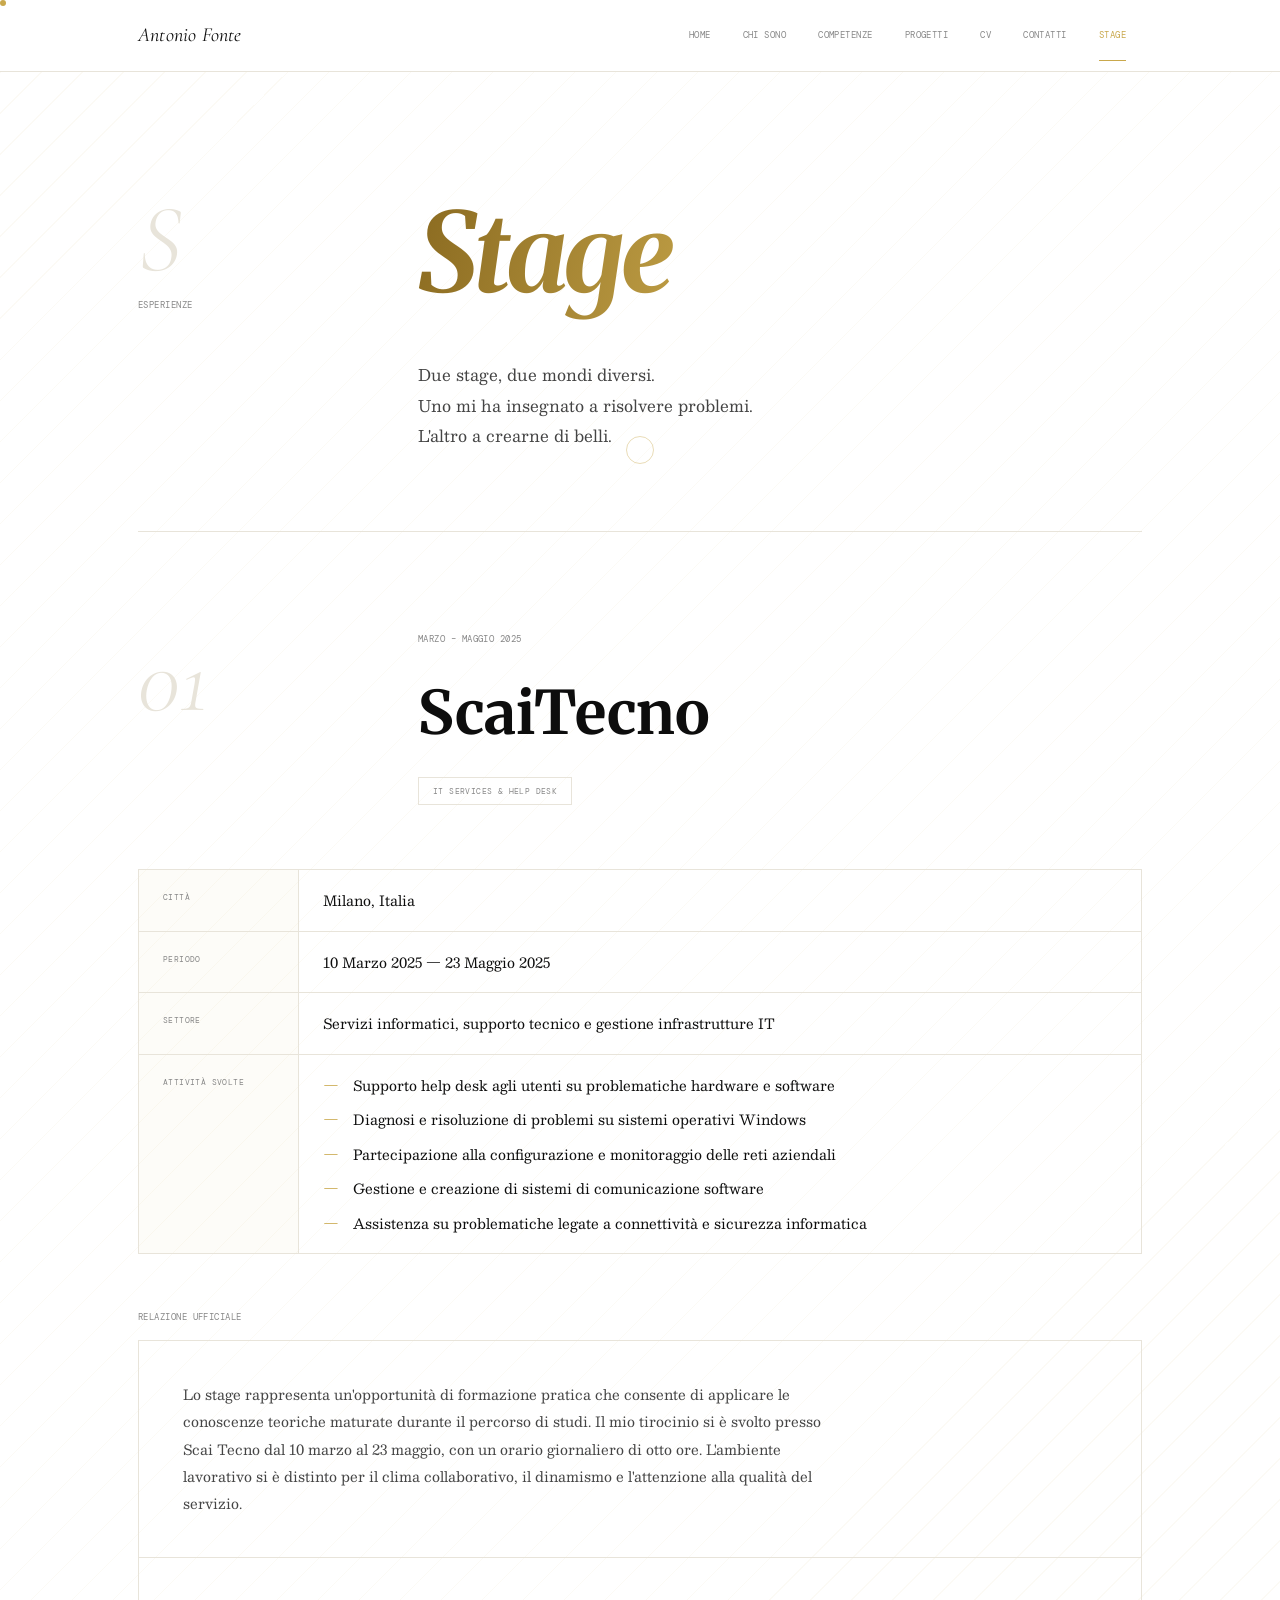
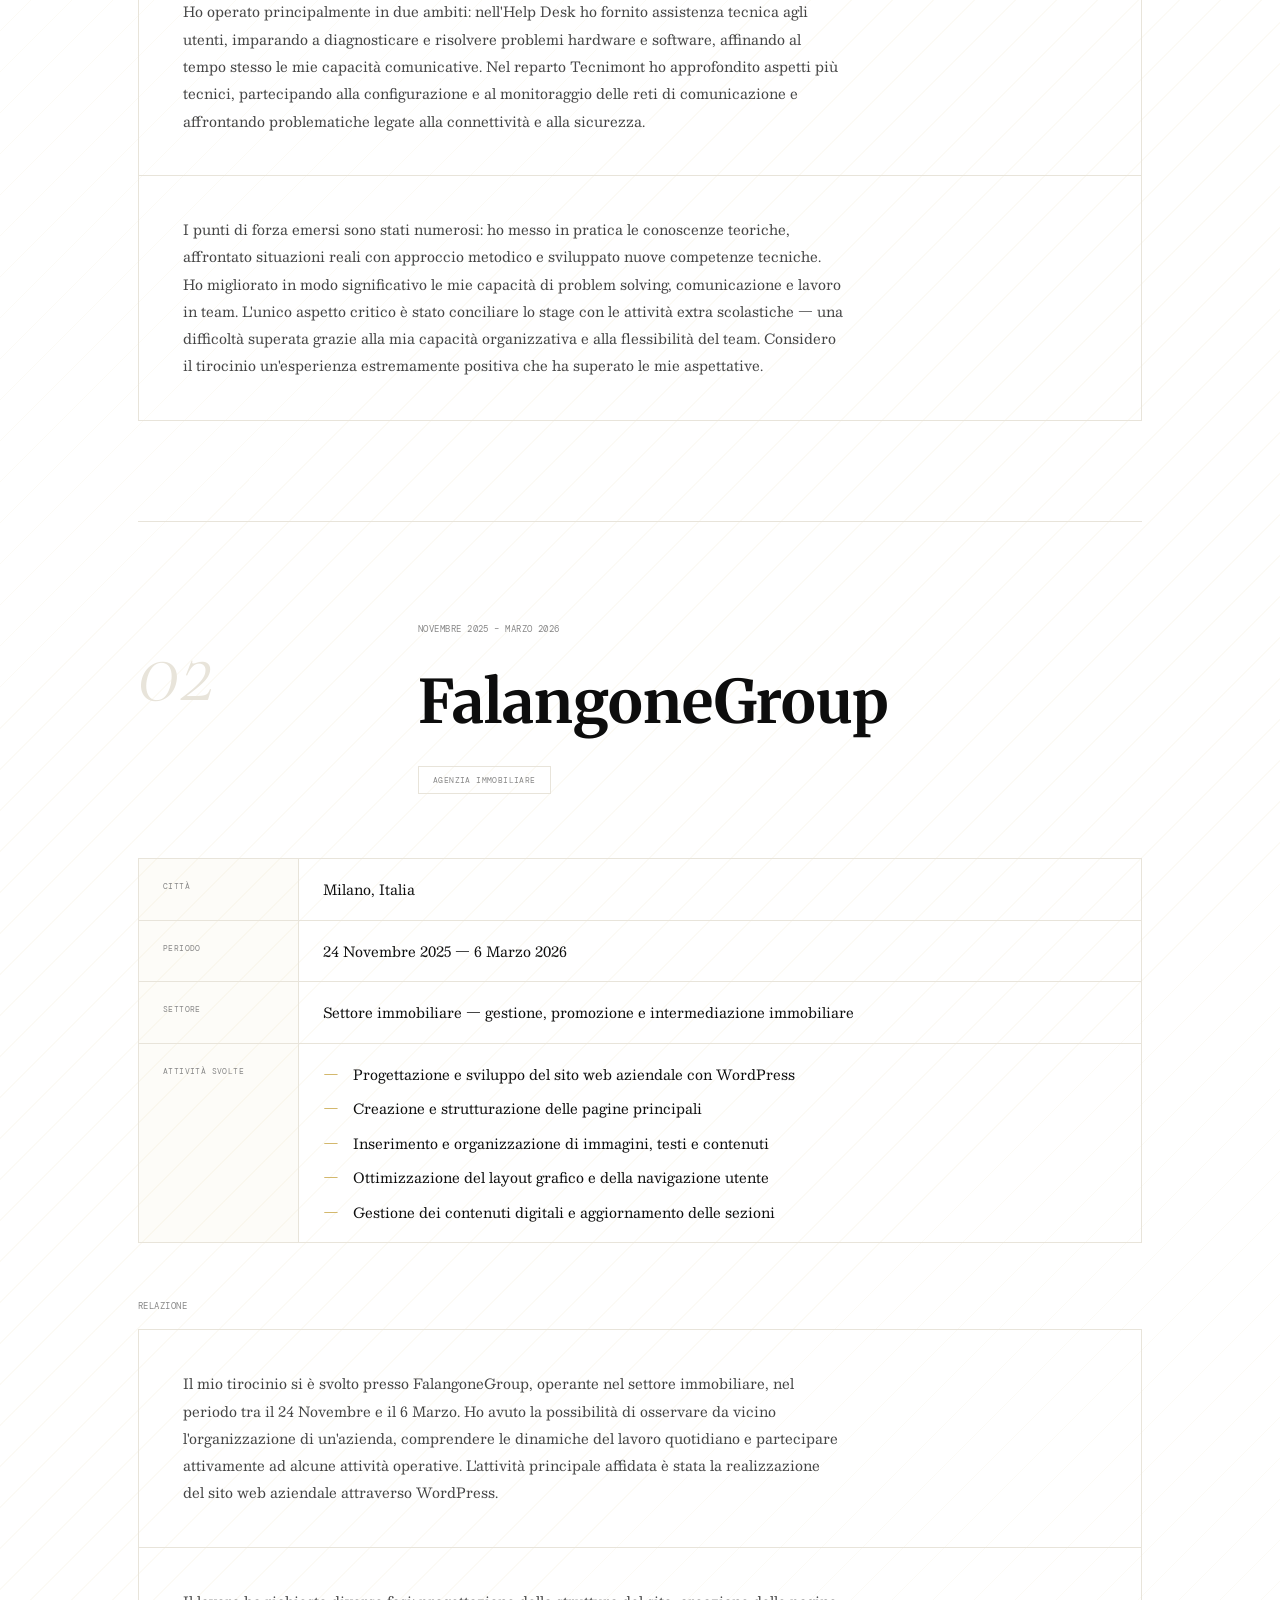
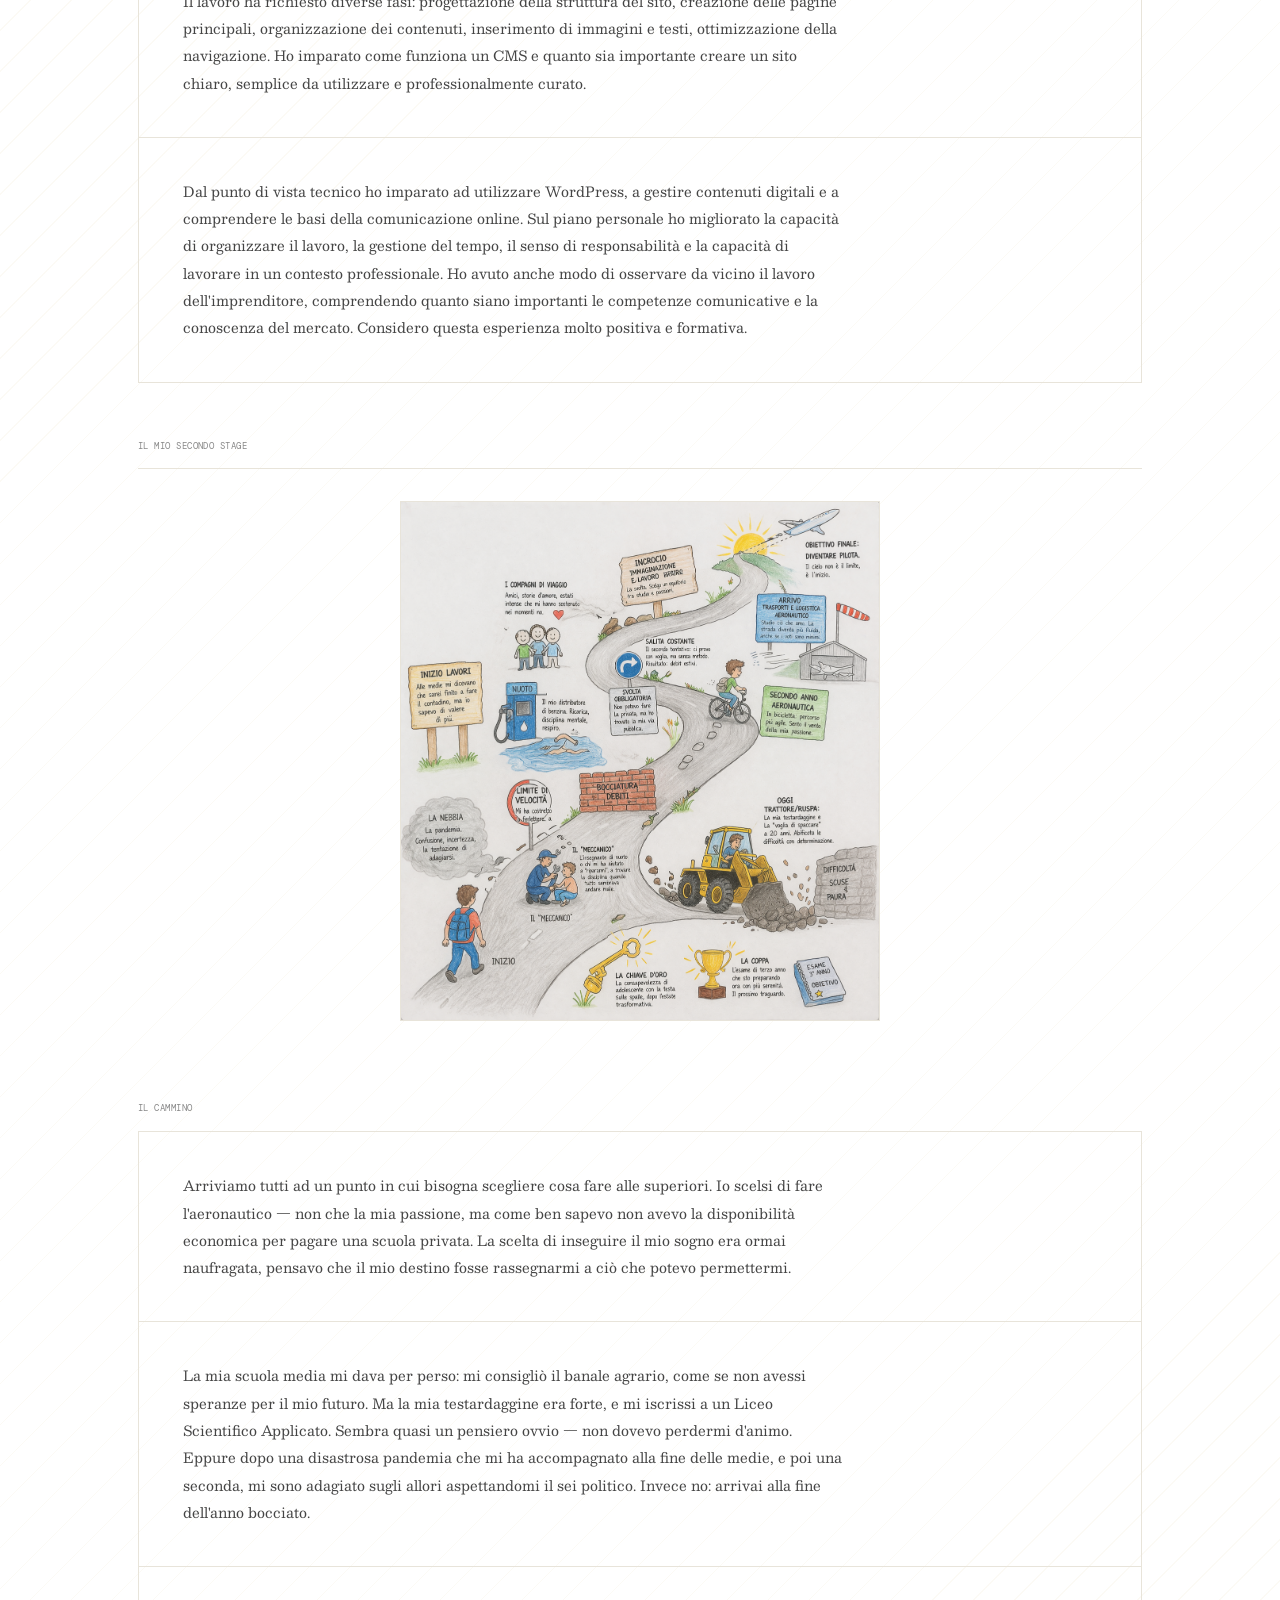
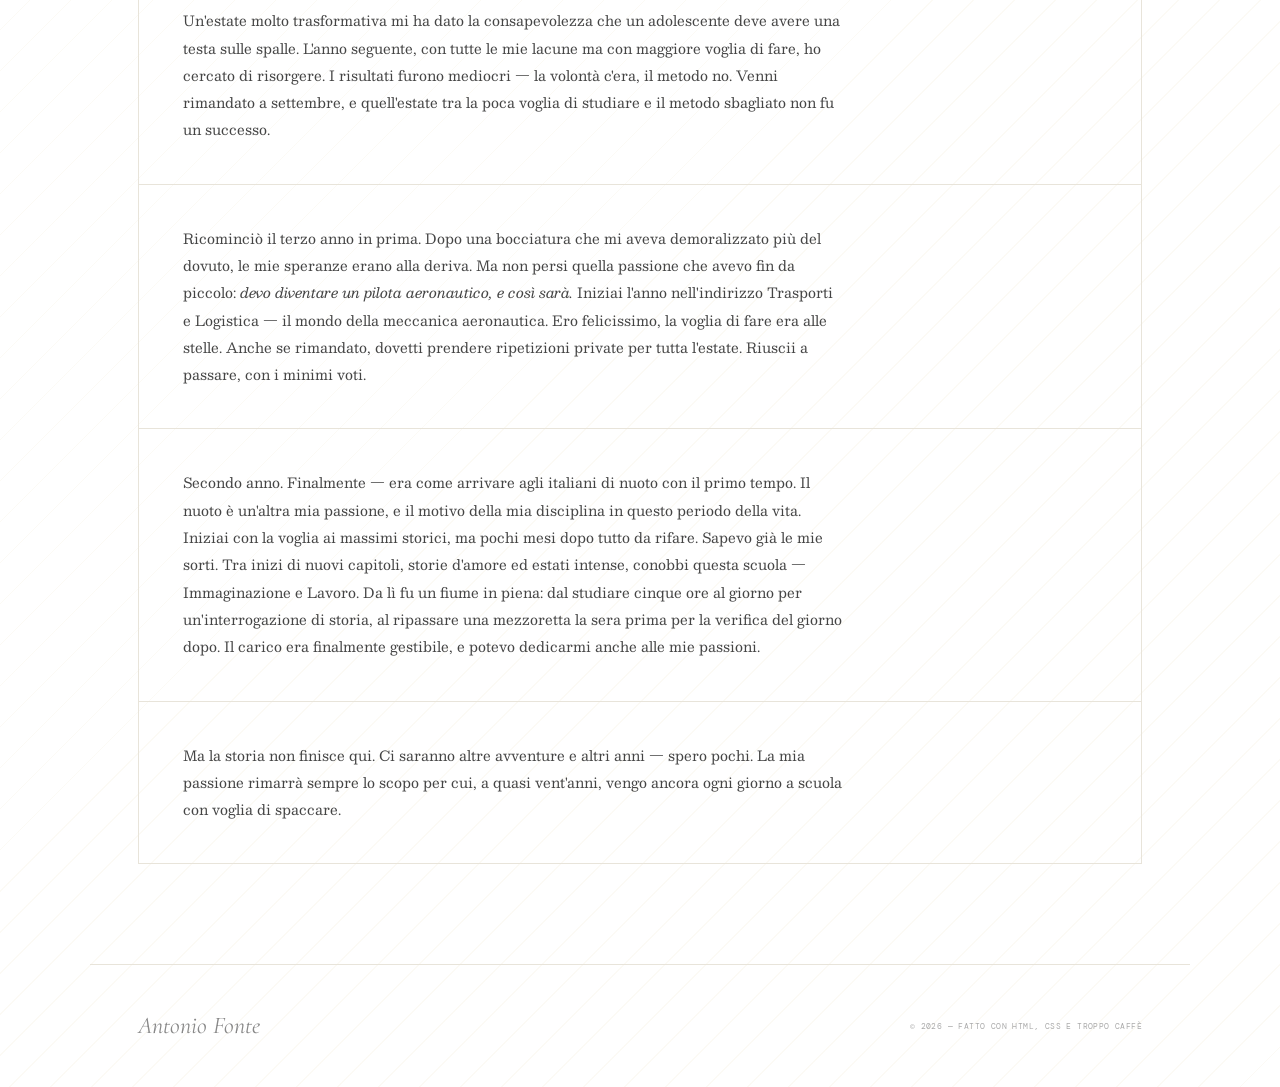
<file: stage.html>
<!DOCTYPE html>
<html lang="it">
<head>
  <meta charset="UTF-8" />
  <meta name="viewport" content="width=device-width, initial-scale=1.0"/>
  <meta name="description" content="Relazioni di stage di Antonio Fonte — ScaiTecno e FalangoneGroup. Milano 2025-2026.">
  <title>Antonio Fonte — Stage</title>
  <link rel="preconnect" href="https://fonts.googleapis.com">
  <link rel="preconnect" href="https://fonts.gstatic.com" crossorigin>
  <link href="https://fonts.googleapis.com/css2?family=Merriweather:ital,wght@0,400;0,700;1,400;1,700&family=Cormorant+Garamond:ital,wght@0,300;0,400;0,500;1,300;1,400;1,500&family=Besley:ital,wght@0,300;0,400;0,500;1,300;1,400&family=DM+Mono:wght@400;500&display=swap" rel="stylesheet">
  <link rel="stylesheet" href="style.css">
  <style>
    /* ── SCROLL REVEAL direzionale ── */
    section.reveal-left  { transform: translateX(-20px); }
    section.reveal-right { transform: translateX(20px); }
    section.reveal-left.vis,
    section.reveal-right.vis { transform: translateX(0); }

    /* ── STAGGER scheda-row ── */
    .scheda-row {
      opacity: 0;
      transform: translateY(14px);
      transition: opacity 0.55s cubic-bezier(.16,1,.3,1), transform 0.55s cubic-bezier(.16,1,.3,1), background 0.2s;
    }
    .stage-section.vis .scheda-row:nth-child(1) { transition-delay: 60ms; }
    .stage-section.vis .scheda-row:nth-child(2) { transition-delay: 130ms; }
    .stage-section.vis .scheda-row:nth-child(3) { transition-delay: 200ms; }
    .stage-section.vis .scheda-row:nth-child(4) { transition-delay: 270ms; }
    .stage-section.vis .scheda-row { opacity: 1; transform: translateY(0); }

    /* ── STAGGER act-list li ── */
    .act-list li {
      opacity: 0;
      transform: translateX(-10px);
      transition: opacity 0.5s cubic-bezier(.16,1,.3,1), transform 0.5s cubic-bezier(.16,1,.3,1);
    }
    .stage-section.vis .act-list li:nth-child(1) { transition-delay: 300ms; }
    .stage-section.vis .act-list li:nth-child(2) { transition-delay: 380ms; }
    .stage-section.vis .act-list li:nth-child(3) { transition-delay: 460ms; }
    .stage-section.vis .act-list li:nth-child(4) { transition-delay: 540ms; }
    .stage-section.vis .act-list li:nth-child(5) { transition-delay: 620ms; }
    .stage-section.vis .act-list li { opacity: 1; transform: translateX(0); }

    /* ── STAGGER rel-block ── */
    .rel-block {
      opacity: 0;
      transform: translateY(20px);
      transition: opacity 0.65s cubic-bezier(.16,1,.3,1), transform 0.65s cubic-bezier(.16,1,.3,1), background 0.2s;
    }
    .rel-block::before {
      content: '';
      position: absolute; left: 0; top: 0; bottom: 0;
      width: 2px; background: var(--accent);
      transform: scaleY(0); transform-origin: bottom;
      transition: transform .4s cubic-bezier(.16,1,.3,1);
    }
    .rel-block:hover::before { transform: scaleY(1); }
    .stage-section.vis .rel-block:nth-child(1) { transition-delay: 100ms; }
    .stage-section.vis .rel-block:nth-child(2) { transition-delay: 200ms; }
    .stage-section.vis .rel-block:nth-child(3) { transition-delay: 300ms; }
    .stage-section.vis .rel-block { opacity: 1; transform: translateY(0); }

    /* ── STAGE HEADER numero animato ── */
    .stage-n {
      display: block;
      transition: color 0.6s ease, transform 0.6s cubic-bezier(.16,1,.3,1);
    }
    .stage-section.vis .stage-n {
      animation: stageNumIn 0.8s cubic-bezier(.16,1,.3,1) both;
    }
    @keyframes stageNumIn {
      from { opacity: 0; transform: translateY(30px); }
      to   { opacity: 1; transform: translateY(0); }
    }

    /* ── STAGE COMPANY titolo ── */
    .stage-company {
      opacity: 0;
      transform: translateY(16px);
      transition: opacity 0.7s cubic-bezier(.16,1,.3,1) 0.1s, transform 0.7s cubic-bezier(.16,1,.3,1) 0.1s;
    }
    .stage-section.vis .stage-company { opacity: 1; transform: translateY(0); }

    /* ── STAGE BADGE ── */
    .stage-badge {
      opacity: 0;
      transform: translateY(10px);
      transition: opacity 0.6s cubic-bezier(.16,1,.3,1) 0.2s, transform 0.6s cubic-bezier(.16,1,.3,1) 0.2s;
    }
    .stage-section.vis .stage-badge { opacity: 1; transform: translateY(0); }

    /* ── INTRO heading stagger ── */
    #intro h1 {
      opacity: 0;
      transform: translateY(24px);
      transition: opacity 0.8s cubic-bezier(.16,1,.3,1) 0.1s, transform 0.8s cubic-bezier(.16,1,.3,1) 0.1s;
    }
    #intro.vis h1 { opacity: 1; transform: translateY(0); }
    #intro p {
      opacity: 0;
      transform: translateY(16px);
      transition: opacity 0.7s cubic-bezier(.16,1,.3,1) 0.25s, transform 0.7s cubic-bezier(.16,1,.3,1) 0.25s;
    }
    #intro.vis p { opacity: 1; transform: translateY(0); }

    /* ── CURSOR su stage-section e scheda-row ── */
    .stage-section, .scheda-row { cursor: none; }
    @media (hover: none) { .stage-section, .scheda-row { cursor: auto; } }
  </style>
</head>
<body>

  <div class="cur" id="cur" aria-hidden="true"></div>
  <div class="cur-ring" id="curRing" aria-hidden="true"></div>

  <div class="loader" id="loader" role="status" aria-label="Caricamento in corso">
    <div class="loader-name">Stage</div>
    <div class="loader-line"></div>
  </div>

  <nav>
    <div class="nav-inner">
      <span class="nav-logo">Antonio Fonte</span>
      <ul>
        <li><a href="./index.html">Home</a></li>
        <li><a href="./index.html#chi-sono">Chi sono</a></li>
        <li><a href="./index.html#competenze">Competenze</a></li>
        <li><a href="./index.html#progetti">Progetti</a></li>
        <li><a href="./index.html#cv">CV</a></li>
        <li><a href="./index.html#contatti">Contatti</a></li>
        <li><a href="./stage.html" class="on">Stage</a></li>
      </ul>
    </div>
  </nav>

  <main>

    <!-- INTRO -->
    <section id="intro" class="vis" style="opacity:1;transform:none;">
      <div>
        <span class="s-num">S</span>
        <span class="lbl">Esperienze</span>
      </div>
      <div>
        <h1><span class="hl">Stage</span></h1>
        <p style="font-size:16px;font-weight:300;line-height:1.9;color:var(--ink-3);max-width:480px;margin-top:24px;">
          Due stage, due mondi diversi.<br>
          Uno mi ha insegnato a risolvere problemi.<br>
          L'altro a crearne di belli.
        </p>
      </div>
    </section>

    <!-- STAGE 1 — ScaiTecno -->
    <section class="stage-section reveal-right">
      <div class="stage-header">
        <span class="stage-n">01</span>
        <div class="stage-title-area">
          <p class="lbl">Marzo – Maggio 2025</p>
          <p class="stage-company">ScaiTecno</p>
          <span class="stage-badge">IT Services &amp; Help Desk</span>
        </div>
      </div>

      <div class="scheda">
        <div class="scheda-row">
          <span class="s-label">Città</span>
          <span class="s-val">Milano, Italia</span>
        </div>
        <div class="scheda-row">
          <span class="s-label">Periodo</span>
          <span class="s-val">10 Marzo 2025 — 23 Maggio 2025</span>
        </div>
        <div class="scheda-row">
          <span class="s-label">Settore</span>
          <span class="s-val">Servizi informatici, supporto tecnico e gestione infrastrutture IT</span>
        </div>
        <div class="scheda-row">
          <span class="s-label">Attività svolte</span>
          <ul class="act-list">
            <li>Supporto help desk agli utenti su problematiche hardware e software</li>
            <li>Diagnosi e risoluzione di problemi su sistemi operativi Windows</li>
            <li>Partecipazione alla configurazione e monitoraggio delle reti aziendali</li>
            <li>Gestione e creazione di sistemi di comunicazione software</li>
            <li>Assistenza su problematiche legate a connettività e sicurezza informatica</li>
          </ul>
        </div>
      </div>

      <p class="relazione-title">Relazione ufficiale</p>
      <div class="relazione-body">
        <div class="rel-block">
          <p>
            Lo stage rappresenta un'opportunità di formazione pratica che consente di applicare le conoscenze teoriche maturate durante il percorso di studi. Il mio tirocinio si è svolto presso Scai Tecno dal 10 marzo al 23 maggio, con un orario giornaliero di otto ore. L'ambiente lavorativo si è distinto per il clima collaborativo, il dinamismo e l'attenzione alla qualità del servizio.
          </p>
        </div>
        <div class="rel-block">
          <p>
            Ho operato principalmente in due ambiti: nell'Help Desk ho fornito assistenza tecnica agli utenti, imparando a diagnosticare e risolvere problemi hardware e software, affinando al tempo stesso le mie capacità comunicative. Nel reparto Tecnimont ho approfondito aspetti più tecnici, partecipando alla configurazione e al monitoraggio delle reti di comunicazione e affrontando problematiche legate alla connettività e alla sicurezza.
          </p>
        </div>
        <div class="rel-block">
          <p>
            I punti di forza emersi sono stati numerosi: ho messo in pratica le conoscenze teoriche, affrontato situazioni reali con approccio metodico e sviluppato nuove competenze tecniche. Ho migliorato in modo significativo le mie capacità di problem solving, comunicazione e lavoro in team. L'unico aspetto critico è stato conciliare lo stage con le attività extra scolastiche — una difficoltà superata grazie alla mia capacità organizzativa e alla flessibilità del team. Considero il tirocinio un'esperienza estremamente positiva che ha superato le mie aspettative.
          </p>
        </div>
      </div>
    </section>

    <!-- STAGE 2 — FalangoneGroup -->
    <section class="stage-section reveal-left" style="border-bottom:none;">
      <div class="stage-header">
        <span class="stage-n">02</span>
        <div class="stage-title-area">
          <p class="lbl">Novembre 2025 – Marzo 2026</p>
          <p class="stage-company">FalangoneGroup</p>
          <span class="stage-badge">Agenzia Immobiliare</span>
        </div>
      </div>

      <div class="scheda">
        <div class="scheda-row">
          <span class="s-label">Città</span>
          <span class="s-val">Milano, Italia</span>
        </div>
        <div class="scheda-row">
          <span class="s-label">Periodo</span>
          <span class="s-val">24 Novembre 2025 — 6 Marzo 2026</span>
        </div>
        <div class="scheda-row">
          <span class="s-label">Settore</span>
          <span class="s-val">Settore immobiliare — gestione, promozione e intermediazione immobiliare</span>
        </div>
        <div class="scheda-row">
          <span class="s-label">Attività svolte</span>
          <ul class="act-list">
            <li>Progettazione e sviluppo del sito web aziendale con WordPress</li>
            <li>Creazione e strutturazione delle pagine principali</li>
            <li>Inserimento e organizzazione di immagini, testi e contenuti</li>
            <li>Ottimizzazione del layout grafico e della navigazione utente</li>
            <li>Gestione dei contenuti digitali e aggiornamento delle sezioni</li>
          </ul>
        </div>
      </div>

      <p class="relazione-title">Relazione</p>
      <div class="relazione-body">
        <div class="rel-block">
          <p>
            Il mio tirocinio si è svolto presso FalangoneGroup, operante nel settore immobiliare, nel periodo tra il 24 Novembre e il 6 Marzo. Ho avuto la possibilità di osservare da vicino l'organizzazione di un'azienda, comprendere le dinamiche del lavoro quotidiano e partecipare attivamente ad alcune attività operative. L'attività principale affidata è stata la realizzazione del sito web aziendale attraverso WordPress.
          </p>
        </div>
        <div class="rel-block">
          <p>
            Il lavoro ha richiesto diverse fasi: progettazione della struttura del sito, creazione delle pagine principali, organizzazione dei contenuti, inserimento di immagini e testi, ottimizzazione della navigazione. Ho imparato come funziona un CMS e quanto sia importante creare un sito chiaro, semplice da utilizzare e professionalmente curato.
          </p>
        </div>
        <div class="rel-block">
          <p>
            Dal punto di vista tecnico ho imparato ad utilizzare WordPress, a gestire contenuti digitali e a comprendere le basi della comunicazione online. Sul piano personale ho migliorato la capacità di organizzare il lavoro, la gestione del tempo, il senso di responsabilità e la capacità di lavorare in un contesto professionale. Ho avuto anche modo di osservare da vicino il lavoro dell'imprenditore, comprendendo quanto siano importanti le competenze comunicative e la conoscenza del mercato. Considero questa esperienza molto positiva e formativa.
          </p>
        </div>
      </div>
      <div style="margin-top:56px;">
        <p class="relazione-title" style="margin-bottom:32px;">Il mio secondo stage</p>
        <div style="display:flex; justify-content:center;">
          <img
            src="./Il cammino verso il volo.png"
            alt="Il cammino verso il volo — illustrazione del percorso del mio secondo stage"
            loading="lazy"
            style="width:100%; max-width:480px; height:auto; display:block; border:1px solid var(--cream-3);"
          >
        </div>
      </div>

      <div style="margin-top:80px;">
        <p class="relazione-title" style="margin-bottom:0;">Il cammino</p>
        <div class="relazione-body">
          <div class="rel-block">
            <p>Arriviamo tutti ad un punto in cui bisogna scegliere cosa fare alle superiori. Io scelsi di fare l'aeronautico — non che la mia passione, ma come ben sapevo non avevo la disponibilità economica per pagare una scuola privata. La scelta di inseguire il mio sogno era ormai naufragata, pensavo che il mio destino fosse rassegnarmi a ciò che potevo permettermi.</p>
          </div>
          <div class="rel-block">
            <p>La mia scuola media mi dava per perso: mi consigliò il banale agrario, come se non avessi speranze per il mio futuro. Ma la mia testardaggine era forte, e mi iscrissi a un Liceo Scientifico Applicato. Sembra quasi un pensiero ovvio — non dovevo perdermi d'animo. Eppure dopo una disastrosa pandemia che mi ha accompagnato alla fine delle medie, e poi una seconda, mi sono adagiato sugli allori aspettandomi il sei politico. Invece no: arrivai alla fine dell'anno bocciato.</p>
          </div>
          <div class="rel-block">
            <p>Un'estate molto trasformativa mi ha dato la consapevolezza che un adolescente deve avere una testa sulle spalle. L'anno seguente, con tutte le mie lacune ma con maggiore voglia di fare, ho cercato di risorgere. I risultati furono mediocri — la volontà c'era, il metodo no. Venni rimandato a settembre, e quell'estate tra la poca voglia di studiare e il metodo sbagliato non fu un successo.</p>
          </div>
          <div class="rel-block">
            <p>Ricominciò il terzo anno in prima. Dopo una bocciatura che mi aveva demoralizzato più del dovuto, le mie speranze erano alla deriva. Ma non persi quella passione che avevo fin da piccolo: <em>devo diventare un pilota aeronautico, e così sarà.</em> Iniziai l'anno nell'indirizzo Trasporti e Logistica — il mondo della meccanica aeronautica. Ero felicissimo, la voglia di fare era alle stelle. Anche se rimandato, dovetti prendere ripetizioni private per tutta l'estate. Riuscii a passare, con i minimi voti.</p>
          </div>
          <div class="rel-block">
            <p>Secondo anno. Finalmente — era come arrivare agli italiani di nuoto con il primo tempo. Il nuoto è un'altra mia passione, e il motivo della mia disciplina in questo periodo della vita. Iniziai con la voglia ai massimi storici, ma pochi mesi dopo tutto da rifare. Sapevo già le mie sorti. Tra inizi di nuovi capitoli, storie d'amore ed estati intense, conobbi questa scuola — Immaginazione e Lavoro. Da lì fu un fiume in piena: dal studiare cinque ore al giorno per un'interrogazione di storia, al ripassare una mezzoretta la sera prima per la verifica del giorno dopo. Il carico era finalmente gestibile, e potevo dedicarmi anche alle mie passioni.</p>
          </div>
          <div class="rel-block">
            <p>Ma la storia non finisce qui. Ci saranno altre avventure e altri anni — spero pochi. La mia passione rimarrà sempre lo scopo per cui, a quasi vent'anni, vengo ancora ogni giorno a scuola con voglia di spaccare.</p>
          </div>
        </div>
      </div>

    </section>

  </main>

  <footer>
    <span class="footer-logo">Antonio Fonte</span>
    <span class="footer-copy">© 2026 — fatto con HTML, CSS e troppo caffè</span>
  </footer>

  <script>
    'use strict';

    /* ── LOADER SMART ─────────────────────────────────── */
    (function initLoader() {
      const loader  = document.getElementById('loader');
      let dismissed = false;
      const MIN_MS  = 500;
      const start   = performance.now();

      function dismiss() {
        if (dismissed) return;
        dismissed = true;
        loader.classList.add('done');
      }
      function dismissAfterMin() {
        const delay = Math.max(0, MIN_MS - (performance.now() - start));
        setTimeout(dismiss, delay);
      }

      if (document.readyState === 'complete') {
        dismissAfterMin();
      } else {
        window.addEventListener('load', dismissAfterMin, { once: true });
      }
      setTimeout(dismiss, 1600);
    })();


    /* ── PAGE FADE ───────────────────────────────────── */
    (function initPageFade() {
      document.querySelectorAll('a[href]').forEach(link => {
        const href = link.getAttribute('href');
        if (!href || href.startsWith('#') || href.startsWith('mailto') || href.startsWith('http')) return;
        link.addEventListener('click', e => {
          e.preventDefault();
          document.body.classList.add('page-out');
          setTimeout(() => { window.location.href = href; }, 380);
        });
      });
    })();


    /* ── CURSOR MAGNETICO ────────────────────────────── */
    (function initCursor() {
      const noPointer = window.matchMedia('(hover: none)').matches;
      const noMotion  = window.matchMedia('(prefers-reduced-motion: reduce)').matches;
      if (noPointer || noMotion) return;

      const dot  = document.getElementById('cur');
      const ring = document.getElementById('curRing');
      let mx = window.innerWidth / 2, my = window.innerHeight / 2;
      let rx = mx, ry = my;
      let magnetX = null, magnetY = null;
      let paused = false;

      const LERP_NORMAL = 0.12;
      const LERP_HOVER  = 0.18;

      document.addEventListener('mousemove', e => {
        mx = e.clientX; my = e.clientY;
        dot.style.transform = `translate(calc(-50% + ${mx}px), calc(-50% + ${my}px))`;
      });

      (function loop() {
        if (!paused) {
          const tx   = magnetX !== null ? magnetX : mx;
          const ty   = magnetY !== null ? magnetY : my;
          const lerp = magnetX !== null ? LERP_HOVER : LERP_NORMAL;
          rx += (tx - rx) * lerp;
          ry += (ty - ry) * lerp;
          ring.style.transform = `translate(calc(-50% + ${rx}px), calc(-50% + ${ry}px))`;
        }
        requestAnimationFrame(loop);
      })();

      document.addEventListener('visibilitychange', () => { paused = document.hidden; });
      dot.style.left = ring.style.left = '0';
      dot.style.top  = ring.style.top  = '0';

      const MAGNETIC  = 'a, button';
      const HOVERABLE = '.stage-section, .scheda-row, .rel-block';
      const MAX_MAGNET = 44;

      function applyMagnet(e) {
        const rect = e.currentTarget.getBoundingClientRect();
        const cx = rect.left + rect.width  / 2;
        const cy = rect.top  + rect.height / 2;
        const dx = mx - cx;
        const dy = my - cy;
        const dist = Math.sqrt(dx * dx + dy * dy);
        if (dist < MAX_MAGNET) {
          const factor = 0.3 * (1 - dist / MAX_MAGNET);
          magnetX = mx - dx * factor;
          magnetY = my - dy * factor;
        } else {
          magnetX = null;
          magnetY = null;
        }
      }

      function onMagnetEnter(e) { applyMagnet(e); dot.classList.add('hover'); ring.classList.add('hover'); }
      function onMagnetMove(e)  { applyMagnet(e); }
      function onMagnetLeave()  { magnetX = null; magnetY = null; dot.classList.remove('hover'); ring.classList.remove('hover'); }
      function onHoverEnter()   { dot.classList.add('hover'); ring.classList.add('hover'); }
      function onHoverLeave()   { magnetX = null; magnetY = null; dot.classList.remove('hover'); ring.classList.remove('hover'); }

      document.querySelectorAll(MAGNETIC).forEach(el => {
        el.addEventListener('mouseenter', onMagnetEnter);
        el.addEventListener('mousemove',  onMagnetMove);
        el.addEventListener('mouseleave', onMagnetLeave);
      });
      document.querySelectorAll(HOVERABLE).forEach(el => {
        el.addEventListener('mouseenter', onHoverEnter);
        el.addEventListener('mouseleave', onHoverLeave);
      });
    })();


    /* ── SCROLL REVEAL — lussuoso ────────────────────── */
    (function initReveal() {
      const obs = new IntersectionObserver(entries => {
        entries.forEach(e => {
          if (!e.isIntersecting) return;
          e.target.classList.add('vis');
          obs.unobserve(e.target);
        });
      }, { threshold: 0.04, rootMargin: '0px 0px -60px 0px' });

      document.querySelectorAll('section').forEach(s => {
        if (!s.classList.contains('vis')) obs.observe(s);
      });
    })();

  </script>

</body>
</html>
</file>
<file: style.css>
/* ── RESET & TOKENS ──────────────────────────────── */
*, *::before, *::after { box-sizing: border-box; margin: 0; padding: 0; }
html { scroll-behavior: smooth; font-size: 16px; }

@import url('https://fonts.googleapis.com/css2?family=Merriweather:ital,wght@0,400;0,700;1,400;1,700&family=Cormorant+Garamond:ital,wght@0,300;0,400;0,500;1,300;1,400;1,500&family=Besley:ital,wght@0,300;0,400;0,500;1,300;1,400&family=DM+Mono:wght@400;500&display=swap');

:root {
  --cream:      #ffffff;
  --cream-2:    #f5f2ec;
  --cream-3:    #e8e4da;
  --ink:        #0d0d0d;
  --ink-2:      #1a1a1a;
  --ink-3:      #444444;
  --ink-4:      #888888;
  --ink-5:      #aaaaaa;
  --accent:     #C9A84C;
  --accent-2:   #e0bc5a;
  --gold:       #C9A84C;

  --ff-display: 'Merriweather', Georgia, serif;
  --ff-sub:     'Cormorant Garamond', Georgia, serif;
  --ff-text:    'Besley', Georgia, serif;
  --ff-mono:    'DM Mono', 'Courier New', monospace;
  --max:        1100px;
  --col:        680px;
}

::selection { background: var(--accent); color: #fff; }
::-webkit-scrollbar { width: 3px; }
::-webkit-scrollbar-track { background: var(--cream); }
::-webkit-scrollbar-thumb { background: rgba(201,168,76,0.5); }

body {
  background-color: #ffffff;
  background-image: repeating-linear-gradient(
    -45deg,
    transparent,
    transparent 28px,
    rgba(201,168,76,0.055) 28px,
    rgba(201,168,76,0.055) 29px
  );
  color: var(--ink);
  font-family: var(--ff-text);
  font-weight: 400;
  line-height: 1.75;
  -webkit-font-smoothing: antialiased;
  overflow-x: hidden;
  cursor: none;
}
body.page-out { opacity: 0; transition: opacity 0.4s; }

/* Quando il loader esce, nav e main ricevono un fade-in coordinato */
nav, main, footer {
  animation: pageFadeIn .5s cubic-bezier(.16,1,.3,1) .45s both;
}
@keyframes pageFadeIn {
  from { opacity: 0; transform: translateY(8px); }
  to   { opacity: 1; transform: translateY(0); }
}

a { color: inherit; text-decoration: none; }
a:focus-visible { outline: 2px solid var(--accent); outline-offset: 3px; border-radius: 2px; }
p { color: var(--ink-3); }

/* ── CURSOR ──────────────────────────────────────── */
.cur {
  position: fixed; top: 0; left: 0;
  width: 6px; height: 6px;
  background: var(--accent);
  border-radius: 50%;
  pointer-events: none; z-index: 9999;
  will-change: transform;
  transition: width .15s, height .15s, background .15s;
}
.cur-ring {
  position: fixed; top: 0; left: 0;
  width: 28px; height: 28px;
  border: 1px solid rgba(201,168,76,0.4);
  border-radius: 50%;
  pointer-events: none; z-index: 9998;
  will-change: transform;
  transition: width .3s, height .3s, border-color .3s;
}
.cur.hover  { width: 10px; height: 10px; background: var(--accent); }
.cur-ring.hover { width: 44px; height: 44px; border-color: rgba(201,168,76,0.6); }
@media (hover: none) { .cur, .cur-ring { display: none; } body { cursor: auto; } }
@media (prefers-reduced-motion: reduce) { .cur, .cur-ring { display: none; } body { cursor: auto; } }

/* ── PAGE LOADER ─────────────────────────────────── */
.loader {
  position: fixed; inset: 0;
  background: #0d0d0d;
  z-index: 10000;
  display: flex; align-items: center; justify-content: center;
  flex-direction: column; gap: 32px;
  transition: opacity .5s ease, visibility .5s ease;
}
.loader.done { opacity: 0; visibility: hidden; pointer-events: none; }
.loader-name {
  font-family: var(--ff-display);
  font-size: clamp(32px, 6vw, 60px);
  font-weight: 700;
  font-style: italic;
  letter-spacing: 0.02em;
  background: linear-gradient(
    105deg,
    #7a6020 0%, #C9A84C 18%, #f0d980 30%,
    #fff8d0 38%, #e8c860 44%, #C9A84C 55%,
    #f5e090 65%, #ffffff 70%, #d4a940 78%,
    #9a7530 88%, #C9A84C 100%
  );
  background-size: 250% auto;
  -webkit-background-clip: text;
  -webkit-text-fill-color: transparent;
  background-clip: text;
  animation: sheen 4s linear infinite;
}
.loader-line {
  width: 160px; height: 1px;
  background: rgba(201,168,76,0.2);
  position: relative; overflow: hidden;
}
.loader-line::after {
  content: '';
  position: absolute; inset: 0;
  background: linear-gradient(90deg, #7a6020, #C9A84C, #fff8d0, #C9A84C, #7a6020);
  transform: translateX(-100%);
  animation: lload .9s cubic-bezier(.4,0,.2,1) forwards;
}
@keyframes lload { to { transform: translateX(0); } }

/* ── EASTER EGG ──────────────────────────────────── */
.egg {
  position: fixed; inset: 0;
  background: rgba(10,10,10,0.96);
  z-index: 9500;
  display: flex; align-items: center; justify-content: center;
  opacity: 0; visibility: hidden;
  transition: opacity .4s, visibility .4s;
  backdrop-filter: blur(12px);
}
.egg.on { opacity: 1; visibility: visible; }
.egg-box {
  max-width: 440px; padding: 64px 56px; text-align: center;
  border: 1px solid rgba(201,168,76,0.2);
  background: rgba(13,13,13,0.9);
  animation: fadeup .5s cubic-bezier(.16,1,.3,1) both;
}
.egg-label {
  font-family: var(--ff-mono); font-size: 9px;
  letter-spacing: 0.05em; text-transform: uppercase;
  color: var(--accent-2); margin-bottom: 24px;
}
.egg-box h2 {
  font-family: var(--ff-display); font-size: 32px;
  font-weight: 700; font-style: italic;
  background: linear-gradient(105deg, #C9A84C, #f0d980, #fff8d0, #C9A84C);
  background-size: 200% auto;
  -webkit-background-clip: text; -webkit-text-fill-color: transparent;
  background-clip: text;
  animation: sheenSlow 4s linear infinite;
  margin-bottom: 16px;
}
.egg-box p { color: rgba(255,255,255,0.4); font-size: 14px; margin-bottom: 32px; max-width: none; }
.egg-close {
  font-family: var(--ff-mono); font-size: 9px;
  letter-spacing: 0.05em; text-transform: uppercase;
  color: #fff; cursor: none;
  background: none; border: none;
  border-bottom: 1px solid rgba(255,255,255,0.25);
  padding: 0 0 2px 0; opacity: .5;
  transition: opacity .2s;
}
.egg-close:hover, .egg-close:focus-visible { opacity: 1; outline: none; }
@media (hover: none) { .egg-close { cursor: pointer; } }

/* ── METAL SHEEN KEYFRAMES ───────────────────────── */
@keyframes sheen {
  0%   { background-position: -200% center; }
  100% { background-position: 300% center; }
}
@keyframes sheenSlow {
  0%   { background-position: -300% center; }
  100% { background-position: 400% center; }
}

/* ── ANIMATIONS ──────────────────────────────────── */
@keyframes fadeup {
  from { opacity: 0; transform: translateY(24px); }
  to   { opacity: 1; transform: translateY(0); }
}

/* ── SCROLL REVEAL — lussuoso ─────────────────────── */
section {
  opacity: 0;
  transform: translateY(36px);
  transition:
    opacity  1.1s cubic-bezier(.16,1,.3,1),
    transform 1.1s cubic-bezier(.16,1,.3,1);
}
section.vis {
  opacity: 1;
  transform: translateY(0);
}

/* Figli diretti della sezione: stagger progressivo */
section > * {
  opacity: 0;
  transform: translateY(22px);
  transition:
    opacity  .9s cubic-bezier(.16,1,.3,1),
    transform .9s cubic-bezier(.16,1,.3,1);
}
section.vis > *:nth-child(1) { transition-delay: 0.08s; }
section.vis > *:nth-child(2) { transition-delay: 0.18s; }
section.vis > *:nth-child(3) { transition-delay: 0.28s; }
section.vis > *:nth-child(4) { transition-delay: 0.38s; }
section.vis > *:nth-child(5) { transition-delay: 0.46s; }
section.vis > *:nth-child(6) { transition-delay: 0.54s; }
section.vis > * { opacity: 1; transform: translateY(0); }

/* Eccezione: hero è già .vis subito, niente delay */
#hero > * {
  opacity: 0;
  transform: translateY(18px);
  transition:
    opacity  .9s cubic-bezier(.16,1,.3,1),
    transform .9s cubic-bezier(.16,1,.3,1);
}
#hero.vis > *:nth-child(1) { transition-delay: 0.05s; }
#hero.vis > *:nth-child(2) { transition-delay: 0.18s; }
#hero.vis > * { opacity: 1; transform: translateY(0); }

/* Reveal direzionale opzionale — mantenuto per compatibilità */
section.reveal-left  { transform: translateX(-24px) translateY(24px); }
section.reveal-right { transform: translateX(24px)  translateY(24px); }
section.reveal-left.vis,
section.reveal-right.vis { transform: translateX(0) translateY(0); }

/* ── STAGGER FIGLI SPECIFICI — premium cascade ──────── */

/*
 * Classe utility condivisa per tutti gli elementi staggered.
 * Lo stato "visibile" è applicato quando la sezione padre ottiene .vis.
 * I transition-delay specifici per componente sono sotto.
 */
.now-card,
.num-card,
.proj-item,
.cv-row,
.comp-item {
  opacity: 0;
  transform: translateY(24px);
  transition:
    opacity   .9s cubic-bezier(.16,1,.3,1),
    transform .9s cubic-bezier(.16,1,.3,1),
    background .25s,
    margin .2s,
    padding .2s;
}

/* Stato visibile — attivato dal genitore .vis */
#now.vis      .now-card,
#numeri.vis   .num-card,
#progetti.vis .proj-item,
#cv.vis       .cv-row,
#competenze.vis .comp-item { opacity: 1; transform: translateY(0); }

/* Delay now-cards */
#now.vis .now-card:nth-child(1) { transition-delay: 0.10s; }
#now.vis .now-card:nth-child(2) { transition-delay: 0.22s; }
#now.vis .now-card:nth-child(3) { transition-delay: 0.34s; }
#now.vis .now-card:nth-child(4) { transition-delay: 0.46s; }

/* Delay num-cards */
#numeri.vis .num-card:nth-child(1) { transition-delay: 0.08s; }
#numeri.vis .num-card:nth-child(2) { transition-delay: 0.20s; }
#numeri.vis .num-card:nth-child(3) { transition-delay: 0.32s; }
#numeri.vis .num-card:nth-child(4) { transition-delay: 0.44s; }

/* Delay proj-items */
#progetti.vis .proj-item:nth-child(1) { transition-delay: 0.08s; }
#progetti.vis .proj-item:nth-child(2) { transition-delay: 0.22s; }
#progetti.vis .proj-item:nth-child(3) { transition-delay: 0.36s; }

/* Delay cv-rows */
#cv.vis .cv-row:nth-child(1) { transition-delay: 0.06s; }
#cv.vis .cv-row:nth-child(2) { transition-delay: 0.14s; }
#cv.vis .cv-row:nth-child(3) { transition-delay: 0.22s; }
#cv.vis .cv-row:nth-child(4) { transition-delay: 0.30s; }

/* Delay comp-items */
#competenze.vis .comp-item:nth-child(1) { transition-delay: 0.06s; }
#competenze.vis .comp-item:nth-child(2) { transition-delay: 0.14s; }
#competenze.vis .comp-item:nth-child(3) { transition-delay: 0.22s; }
#competenze.vis .comp-item:nth-child(4) { transition-delay: 0.30s; }
#competenze.vis .comp-item:nth-child(5) { transition-delay: 0.38s; }

/* ── TITOLI METALLICI ────────────────────────────── */
/* h1 — prima riga .hl oro, seconda riga nero — come da foto */
h1 {
  font-family: var(--ff-display);
  font-size: clamp(56px, 9vw, 110px);
  font-weight: 700;
  line-height: 1.05;
  letter-spacing: -.02em;
  margin-bottom: 40px;
  padding-top: 4px;
  color: var(--ink);
  -webkit-text-fill-color: var(--ink);
  overflow: visible;
}
/* .hl dentro h1 = oro pieno con sheen metallico sottile */
h1 .hl {
  display: block;
  font-style: italic;
  color: var(--accent);
  -webkit-text-fill-color: transparent;
  /* padding extra per dare spazio agli ascendenti del font corsivo */
  padding-top: 0.12em;
  padding-bottom: 0.08em;
  margin-top: -0.12em;   /* compensa il padding senza spostare il layout */
  background: linear-gradient(
    105deg,
    #8a6a20 0%,
    #C9A84C 20%,
    #f0d980 38%,
    #fff8d0 48%,
    #e8c860 55%,
    #C9A84C 68%,
    #f5e090 78%,
    #d4a940 88%,
    #9a7530 100%
  );
  background-size: 250% auto;
  -webkit-background-clip: text;
  background-clip: text;
  animation: sheen 5s linear infinite;
}
h1 em { font-style: italic; }

/* h2 — nero lucido con sheen argento sottile, contrasta con h1 oro */
h2 {
  font-family: var(--ff-display);
  font-size: clamp(28px, 4vw, 44px);
  font-weight: 700;
  letter-spacing: -.01em;
  line-height: 1.15;
  padding-top: 0.08em;
  margin-top: -0.08em;
  background: linear-gradient(
    105deg,
    #111 0%,
    #2a2a2a 20%,
    #555 35%,
    #0d0d0d 45%,
    #333 55%,
    #111 70%,
    #2a2a2a 85%,
    #0d0d0d 100%
  );
  background-size: 250% auto;
  -webkit-background-clip: text;
  -webkit-text-fill-color: transparent;
  background-clip: text;
  animation: sheenSlow 8s linear infinite;
}

/* ── NAV ─────────────────────────────────────────── */
nav {
  position: sticky; top: 0; z-index: 100;
  background: rgba(255,255,255,0.96);
  backdrop-filter: blur(20px);
  border-bottom: 1px solid var(--cream-3);
}
.nav-inner {
  max-width: var(--max); margin: 0 auto; padding: 0 48px;
  display: flex; align-items: center; justify-content: space-between;
}
.nav-logo {
  font-family: var(--ff-sub); font-size: 20px;
  font-weight: 400; font-style: italic;
  color: var(--ink); letter-spacing: .01em; padding: 18px 0;
}
nav ul { list-style: none; display: flex; gap: 0; overflow-x: auto; scrollbar-width: none; }
nav ul::-webkit-scrollbar { display: none; }
nav a {
  display: block; padding: 18px 16px;
  font-family: var(--ff-mono); font-size: 9px; font-weight: 400;
  letter-spacing: 0.05em; text-transform: uppercase;
  color: var(--ink-4); white-space: nowrap;
  transition: color .2s; position: relative;
}
nav a::after {
  content: ''; position: absolute;
  bottom: 0; left: 16px; right: 16px; height: 1px;
  background: var(--accent);
  transform: scaleX(0);
  transition: transform .3s cubic-bezier(.16,1,.3,1);
}
nav a:hover, nav a.on { color: var(--accent); }
nav a:hover::after, nav a.on::after { transform: scaleX(1); }

/* ── LAYOUT ──────────────────────────────────────── */
main { max-width: var(--max); margin: 0 auto; padding: 0 48px; }
.rule { width: 100%; height: 1px; background: var(--cream-3); margin: 0; }
.lbl {
  font-family: var(--ff-mono); font-size: 9px;
  letter-spacing: 0.05em; text-transform: uppercase; color: var(--ink-4);
}
.hl { color: var(--accent); font-style: italic; font-weight: inherit; }

/* .hl dentro h2 — sovrascrive il gradient nero e torna oro metallico */
h2 .hl {
  background: linear-gradient(
    105deg,
    #8a6a20 0%, #C9A84C 22%, #f0d980 40%,
    #fff8d0 50%, #C9A84C 65%, #9a7530 100%
  );
  background-size: 200% auto;
  -webkit-background-clip: text;
  -webkit-text-fill-color: transparent;
  background-clip: text;
  animation: sheenSlow 5s linear infinite;
}

/* ── HERO ────────────────────────────────────────── */
#hero {
  padding: 0; min-height: 94vh;
  display: grid; grid-template-rows: 1fr auto;
  border-bottom: 1px solid var(--cream-3); position: relative;
}
.hero-body {
  display: grid; grid-template-columns: 1fr 1fr;
  align-items: end; padding: 80px 0 0; gap: 0;
}
.hero-left { padding-bottom: 64px; }
.hero-issue {
  font-family: var(--ff-mono); font-size: 9px;
  letter-spacing: 0.05em; text-transform: uppercase;
  color: var(--ink-4); margin-bottom: 48px;
  display: flex; align-items: center; gap: 16px;
}
.hero-issue::before {
  content: ''; display: inline-block;
  width: 24px; height: 1px; background: var(--ink-4);
}
.hero-desc {
  font-family: var(--ff-text); font-size: 15px;
  font-weight: 300; color: var(--ink-3);
  line-height: 1.9; max-width: 340px;
}
.hero-cta { display: flex; gap: 12px; margin-top: 32px; flex-wrap: wrap; }
.btn-primary {
  display: inline-flex; align-items: center; gap: 8px;
  font-family: var(--ff-mono); font-size: 9px;
  letter-spacing: 0.05em; text-transform: uppercase;
  padding: 13px 24px;
  border: none; position: relative; overflow: hidden;
  background: linear-gradient(135deg, #7a6020 0%, #C9A84C 25%, #f0d980 45%, #fff8d0 52%, #e8c860 58%, #C9A84C 75%, #9a7530 100%);
  background-size: 250% auto;
  color: #0d0d0d; font-weight: 600;
  animation: sheen 3s linear infinite;
  transition: transform .2s, box-shadow .2s;
}
.btn-primary:hover { transform: translateY(-1px); box-shadow: 0 4px 20px rgba(201,168,76,0.35); }
.btn-secondary {
  display: inline-flex; align-items: center; gap: 8px;
  background: transparent; color: var(--ink);
  font-family: var(--ff-mono); font-size: 9px;
  letter-spacing: 0.05em; text-transform: uppercase;
  padding: 12px 24px;
  border: 1px solid transparent;
  background-image: linear-gradient(#fff, #fff),
    linear-gradient(135deg, rgba(201,168,76,0.6), rgba(201,168,76,0.2), rgba(201,168,76,0.6));
  background-origin: border-box;
  background-clip: padding-box, border-box;
  transition: color .25s, box-shadow .25s;
}
.btn-secondary:hover { color: var(--accent); box-shadow: 0 2px 12px rgba(201,168,76,0.15); }

.hero-right {
  border-left: 1px solid var(--cream-3);
  padding: 64px 0 64px 56px;
  display: flex; flex-direction: column;
  justify-content: flex-end; gap: 40px; align-self: stretch;
}
.hero-stat { display: flex; flex-direction: column; gap: 4px; }
.hero-stat-n {
  font-family: var(--ff-sub); font-size: 52px;
  font-weight: 400; line-height: 1;
  background: linear-gradient(135deg, #9a7530 0%, #C9A84C 30%, #f0d980 50%, #fff8d0 60%, #C9A84C 75%, #9a7530 100%);
  background-size: 200% auto;
  -webkit-background-clip: text; -webkit-text-fill-color: transparent;
  background-clip: text;
  animation: sheenSlow 5s linear infinite;
}
.hero-stat-l {
  font-family: var(--ff-mono); font-size: 9px;
  letter-spacing: 0.05em; text-transform: uppercase; color: var(--ink-4);
}
.hero-tags {
  display: flex; flex-wrap: wrap; gap: 8px;
  padding-top: 48px; border-top: 1px solid var(--cream-3); padding-bottom: 32px;
}
.tag {
  font-family: var(--ff-mono); font-size: 8px;
  letter-spacing: 0.05em; text-transform: uppercase;
  padding: 7px 14px; border: 1px solid var(--cream-3);
  color: var(--ink-4); transition: all .25s; background: transparent;
}
.tag:hover { border-color: var(--accent); color: var(--accent); background: rgba(201,168,76,0.05); }

/* ── CHI SONO ─────────────────────────────────────── */
#chi-sono {
  padding: 120px 0; display: grid;
  grid-template-columns: 200px 1fr; gap: 0 80px;
  border-bottom: 1px solid var(--cream-3);
}
.section-aside { display: flex; flex-direction: column; gap: 8px; }
.section-number {
  font-family: var(--ff-sub); font-size: 96px; font-weight: 300;
  color: var(--cream-3); line-height: 1; display: block; font-style: italic;
}
.bio {
  font-size: 16px; font-weight: 300; line-height: 1.95;
  color: var(--ink-3); max-width: 560px; margin-bottom: 48px;
}
.info-grid { display: grid; grid-template-columns: 1fr 1fr; border: 1px solid var(--cream-3); }
.info-row {
  padding: 16px 20px; border-bottom: 1px solid var(--cream-3);
  border-right: 1px solid var(--cream-3); transition: background .2s;
}
.info-row:hover { background: var(--cream-2); }
.info-row:nth-child(even) { border-right: none; }
.info-row:nth-last-child(-n+2) { border-bottom: none; }
.info-row dt {
  font-family: var(--ff-mono); font-size: 8px;
  letter-spacing: 0.05em; text-transform: uppercase;
  color: var(--ink-4); margin-bottom: 4px;
}
.info-row dd { font-family: var(--ff-text); font-size: 15px; font-weight: 400; color: var(--ink); }

/* ── NUMERI ───────────────────────────────────────── */
#numeri { padding: 120px 0; border-bottom: 1px solid var(--cream-3); }
.numeri-head {
  display: grid; grid-template-columns: 200px 1fr;
  gap: 0 80px; margin-bottom: 80px;
}
.numeri-grid {
  display: grid; grid-template-columns: repeat(4, 1fr);
  border-top: 1px solid var(--cream-3);
}
.num-card {
  padding: 48px 32px; border-right: 1px solid var(--cream-3);
  border-bottom: 1px solid var(--cream-3);
  transition: background .25s; position: relative; overflow: hidden;
}
.num-card:last-child { border-right: none; }
.num-card:hover { background: rgba(201,168,76,0.04); }
.num-n {
  display: block; font-family: var(--ff-sub);
  font-size: clamp(48px, 5vw, 68px); font-weight: 400;
  line-height: 1; margin-bottom: 12px;
  background: linear-gradient(135deg, #9a7530 0%, #C9A84C 30%, #f0d980 50%, #fff8d0 60%, #C9A84C 80%, #9a7530 100%);
  background-size: 200% auto;
  -webkit-background-clip: text; -webkit-text-fill-color: transparent;
  background-clip: text;
  animation: sheenSlow 6s linear infinite;
}
.num-unit {
  font-family: var(--ff-mono); font-size: 8px;
  letter-spacing: 0.05em; text-transform: uppercase;
  color: var(--ink-4); display: block; margin-bottom: 20px;
}
.num-desc { font-size: 13px; font-weight: 300; color: var(--ink-3); line-height: 1.7; max-width: none; }
.num-card::after {
  content: ''; position: absolute;
  bottom: 0; left: 0; right: 0; height: 2px;
  background: linear-gradient(90deg, transparent, #C9A84C, #f0d980, #C9A84C, transparent);
  transform: scaleX(0); transform-origin: left;
  transition: transform .4s cubic-bezier(.16,1,.3,1);
}
.num-card:hover::after { transform: scaleX(1); }

/* ── COMPETENZE ───────────────────────────────────── */
#competenze {
  padding: 120px 0; border-bottom: 1px solid var(--cream-3);
  display: grid; grid-template-columns: 200px 1fr; gap: 0 80px;
}
.comp-list { display: flex; flex-direction: column; gap: 0; margin-top: 48px; }
.comp-item {
  display: grid; grid-template-columns: 1fr auto;
  align-items: center; padding: 24px 0;
  border-bottom: 1px solid var(--cream-3); gap: 24px;
  transition: padding-left .3s;
}
.comp-item:first-child { border-top: 1px solid var(--cream-3); }
.comp-item:hover { padding-left: 12px; }
.comp-name { font-family: var(--ff-sub); font-size: 24px; font-weight: 500; color: var(--ink); }
.comp-right { display: flex; align-items: center; gap: 20px; }
.comp-bar-wrap {
  width: 120px; height: 1px;
  background: var(--cream-3); position: relative;
}
.comp-bar {
  position: absolute; top: 0; left: 0; height: 1px;
  width: 100%; /* occupa tutto il wrapper — scaleX lo riduce a 0 di partenza */
  transform: scaleX(0);
  transform-origin: left;
  background: linear-gradient(90deg, rgba(201,168,76,0.4), #C9A84C, #f0d980, #C9A84C);
  background-size: 200% auto;
  animation: sheenSlow 3s linear infinite;
  transition: transform 1.6s cubic-bezier(.16,1,.3,1);
}
.comp-badge { font-size: 13px; color: var(--accent); min-width: 80px; text-align: right; letter-spacing: 2px; }
.comp-lvl {
  font-family: var(--ff-mono); font-size: 8px;
  letter-spacing: 0.05em; text-transform: uppercase;
  color: var(--ink-5); min-width: 70px;
}

/* ── PROGETTI ─────────────────────────────────────── */
#progetti { padding: 120px 0; border-bottom: 1px solid var(--cream-3); }
.progetti-head {
  display: grid; grid-template-columns: 200px 1fr;
  gap: 0 80px; margin-bottom: 80px;
}
.proj-list { display: flex; flex-direction: column; gap: 0; }
.proj-item {
  display: grid; grid-template-columns: 60px 1fr 320px;
  align-items: stretch; border-top: 1px solid var(--cream-3);
  transition: background .25s; position: relative;
}
.proj-item:last-child { border-bottom: 1px solid var(--cream-3); }
.proj-item:hover { background: rgba(201,168,76,0.03); }
.proj-num {
  font-family: var(--ff-display); font-size: 13px; color: var(--ink-5);
  padding: 36px 16px 36px 0; border-right: 1px solid var(--cream-3);
  display: flex; align-items: flex-start; padding-top: 40px;
}
.proj-body {
  padding: 36px 40px; border-right: 1px solid var(--cream-3);
  display: flex; flex-direction: column; justify-content: space-between;
}
.proj-title {
  font-family: var(--ff-sub); font-size: clamp(22px, 2.5vw, 32px);
  font-weight: 500; color: var(--ink); margin-bottom: 12px;
}
.proj-desc {
  font-size: 13px; font-weight: 300; color: var(--ink-3);
  line-height: 1.75; max-width: 400px; margin-bottom: 24px;
}
.proj-tags { display: flex; gap: 8px; flex-wrap: wrap; }
.ptag {
  font-family: var(--ff-mono); font-size: 8px;
  letter-spacing: 0.05em; text-transform: uppercase;
  padding: 5px 10px; border: 1px solid var(--cream-3); color: var(--ink-4);
}
.proj-img-wrap { overflow: hidden; position: relative; }
.proj-img-wrap img {
  width: 100%; height: 100%; object-fit: cover; display: block;
  filter: saturate(.85) brightness(1);
  transition: transform .7s cubic-bezier(.16,1,.3,1), filter .4s;
}
.proj-item:hover .proj-img-wrap img { transform: scale(1.04); filter: saturate(1) brightness(1.02); }

/* ── NOW ──────────────────────────────────────────── */
#now { padding: 120px 0; border-bottom: 1px solid var(--cream-3); }
.now-head { display: grid; grid-template-columns: 200px 1fr; gap: 0 80px; margin-bottom: 80px; }
.now-grid { display: grid; grid-template-columns: repeat(2, 1fr); border: 1px solid var(--cream-3); }
.now-card {
  padding: 40px 36px; border-right: 1px solid var(--cream-3);
  border-bottom: 1px solid var(--cream-3); transition: background .25s;
}
.now-card:nth-child(even) { border-right: none; }
.now-card:nth-last-child(-n+2) { border-bottom: none; }
.now-card:hover { background: rgba(201,168,76,0.04); }
.now-icon { font-size: 20px; margin-bottom: 20px; display: block; }
.now-t {
  font-family: var(--ff-mono); font-size: 9px;
  letter-spacing: 0.05em; text-transform: uppercase;
  color: var(--accent); margin-bottom: 12px; display: block;
}
.now-card p { font-size: 14px; font-weight: 300; color: var(--ink-3); line-height: 1.8; max-width: none; }

/* ── CV ───────────────────────────────────────────── */
#cv { padding: 120px 0; border-bottom: 1px solid var(--cream-3); }
.cv-head { display: grid; grid-template-columns: 200px 1fr; gap: 0 80px; margin-bottom: 80px; }
.cv-dl-bar {
  display: flex; align-items: center; justify-content: space-between;
  border: 1px solid var(--cream-3); padding: 24px 32px;
  margin-bottom: 64px; flex-wrap: wrap; gap: 16px;
  background: rgba(201,168,76,0.03);
}
.cv-dl-bar p { font-size: 13px; color: var(--ink-3); max-width: none; }
.btn-dl {
  display: inline-flex; align-items: center; gap: 10px;
  border: 1px solid transparent;
  background-image: linear-gradient(#fff, #fff),
    linear-gradient(135deg, #C9A84C, #f0d980, #C9A84C);
  background-origin: border-box; background-clip: padding-box, border-box;
  color: var(--accent);
  font-family: var(--ff-mono); font-size: 9px;
  letter-spacing: 0.05em; text-transform: uppercase;
  padding: 13px 28px; transition: all .25s;
}
.btn-dl:hover {
  background-image: linear-gradient(135deg, #7a6020, #C9A84C, #f0d980, #C9A84C, #7a6020), none;
  background-size: 250% auto; color: #0d0d0d;
  animation: sheen 2s linear infinite;
}
.cv-block { margin-bottom: 56px; }
.cv-block-title {
  font-family: var(--ff-mono); font-size: 9px;
  letter-spacing: 0.05em; text-transform: uppercase;
  color: var(--ink-4); border-bottom: 1px solid var(--cream-3);
  padding-bottom: 14px; margin-bottom: 0;
}
.cv-row {
  display: grid; grid-template-columns: 130px 1fr;
  gap: 16px 40px; padding: 22px 0;
  border-bottom: 1px solid var(--cream-3);
  align-items: start; transition: background .2s;
}
.cv-row:last-child { border-bottom: none; }
.cv-row:hover { background: rgba(201,168,76,0.04); margin: 0 -20px; padding-left: 20px; padding-right: 20px; }
.cv-period {
  font-family: var(--ff-sub); font-size: 17px;
  font-weight: 400; color: var(--ink-4); padding-top: 2px; font-style: italic;
}
.cv-content h3 {
  font-family: var(--ff-mono); font-size: 10px; font-weight: 500;
  letter-spacing: 0.05em; text-transform: uppercase;
  color: var(--ink); margin-bottom: 4px;
}
.cv-where {
  display: block; font-family: var(--ff-text);
  font-size: 14px; font-style: italic; color: var(--accent); margin-bottom: 6px;
}
.cv-content p { font-size: 13px; font-weight: 300; color: var(--ink-3); max-width: none; margin: 0; }
.cv-skills { display: flex; flex-wrap: wrap; gap: 8px; padding: 20px 0; }
.cv-skill {
  font-family: var(--ff-mono); font-size: 8px;
  letter-spacing: 0.05em; text-transform: uppercase;
  padding: 7px 14px; border: 1px solid var(--cream-3);
  color: var(--ink-4); transition: all .2s;
}
.cv-skill:hover { border-color: var(--accent); color: var(--accent); background: rgba(201,168,76,0.05); }

/* ── CONTATTI ─────────────────────────────────────── */
#contatti { padding: 120px 0; }
.contatti-head { display: grid; grid-template-columns: 200px 1fr; gap: 0 80px; margin-bottom: 80px; }
.contact-list { display: flex; flex-direction: column; border: 1px solid var(--cream-3); margin-bottom: 40px; }
.contact-row {
  display: flex; align-items: center; gap: 24px;
  padding: 24px 32px; border-bottom: 1px solid var(--cream-3);
  color: var(--ink); transition: background .25s, padding-left .3s; position: relative;
}
.contact-row:last-child { border-bottom: none; }
.contact-row:hover { background: rgba(201,168,76,0.04); padding-left: 48px; }
.contact-row::after {
  content: '→'; position: absolute; right: 32px;
  font-family: var(--ff-display); font-size: 18px;
  opacity: 0; transform: translateX(-8px); transition: all .3s;
}
.contact-row:hover::after { opacity: 1; transform: translateX(0); }
.contact-type {
  font-family: var(--ff-mono); font-size: 9px;
  letter-spacing: 0.05em; text-transform: uppercase;
  color: var(--ink-4); min-width: 70px;
}
.contact-row span:last-child { font-size: 14px; font-weight: 300; color: var(--ink-3); }
.konami-hint {
  font-family: var(--ff-mono); font-size: 8px;
  letter-spacing: 0.05em; color: var(--ink-5);
  margin-top: 24px; max-width: none;
}

/* ── FOOTER ───────────────────────────────────────── */
footer {
  border-top: 1px solid var(--cream-3); padding: 40px 48px;
  max-width: var(--max); margin: 0 auto;
  display: flex; align-items: center; justify-content: space-between;
  flex-wrap: wrap; gap: 16px;
}
.footer-logo {
  font-family: var(--ff-sub); font-size: 24px;
  font-weight: 400; font-style: italic; color: var(--ink-4);
}
.footer-copy {
  font-family: var(--ff-mono); font-size: 8px;
  letter-spacing: 0.05em; text-transform: uppercase; color: var(--ink-5);
}

/* ── RESPONSIVE ───────────────────────────────────── */
@media (max-width: 860px) {
  main, nav .nav-inner { padding: 0 24px; }
  footer { padding: 32px 24px; }
  #hero { min-height: auto; }
  .hero-body { grid-template-columns: 1fr; gap: 0; }
  .hero-right { border-left: none; border-top: 1px solid var(--cream-3); padding: 40px 0; flex-direction: row; flex-wrap: wrap; }
  #chi-sono, #competenze { grid-template-columns: 1fr; gap: 40px; }
  .numeri-head, .progetti-head, .now-head, .cv-head, .contatti-head { grid-template-columns: 1fr; gap: 24px; }
  .section-number { display: none; }
  .numeri-grid { grid-template-columns: 1fr 1fr; }
  .proj-item { grid-template-columns: 40px 1fr; }
  .proj-img-wrap { display: none; }
  .now-grid { grid-template-columns: 1fr; }
  .now-card:nth-child(even) { border-right: 1px solid var(--cream-3); }
  .now-card:nth-last-child(-n+2) { border-bottom: 1px solid var(--cream-3); }
  .now-card:last-child { border-bottom: none; }
  .info-grid { grid-template-columns: 1fr; }
  .info-row { border-right: none; }
  .info-row:nth-last-child(-n+2) { border-bottom: 1px solid var(--cream-3); }
  .info-row:last-child { border-bottom: none; }
  .cv-row { grid-template-columns: 1fr; gap: 4px; }
  .cv-row:hover { margin: 0; padding-left: 0; padding-right: 0; }
  .nav-logo { font-size: 15px; }
  .hero-cta { flex-direction: column; }
  .comp-bar-wrap { width: 80px; }
  .comp-badge { min-width: 60px; font-size: 11px; }
}
@media (max-width: 520px) {
  .numeri-grid { grid-template-columns: 1fr; }
  .num-card { border-right: none; }
  section { padding-top: 80px; padding-bottom: 80px; }
  .comp-bar-wrap { width: 60px; }
  .comp-badge { display: none; }
}

/* ══ STAGE PAGE ═════════════════════════════════════ */
#intro {
  padding: 120px 0 80px;
  display: grid; grid-template-columns: 200px 1fr; gap: 0 80px;
  border-bottom: 1px solid var(--cream-3);
}
.s-num {
  font-family: var(--ff-sub); font-size: 96px; font-weight: 300;
  color: var(--cream-3); line-height: 1; display: block; font-style: italic;
}
.stage-section { padding: 100px 0; border-bottom: 1px solid var(--cream-3); }
.stage-header {
  display: grid; grid-template-columns: 200px 1fr; gap: 0 80px;
  margin-bottom: 64px; align-items: start;
}
.stage-n {
  font-family: var(--ff-sub); font-size: 96px; font-weight: 300;
  color: var(--cream-3); display: block; line-height: 1; font-style: italic;
}
.stage-title-area { display: flex; flex-direction: column; gap: 12px; }
.stage-company {
  font-family: var(--ff-display); font-size: clamp(36px,5vw,60px); font-weight: 700;
  color: var(--ink);
}
.stage-badge {
  font-family: var(--ff-mono); font-size: 8px; letter-spacing: 0.05em; text-transform: uppercase;
  padding: 6px 14px; border: 1px solid var(--cream-3); color: var(--ink-4);
  display: inline-block; width: fit-content;
}
.scheda { border: 1px solid var(--cream-3); margin-bottom: 56px; overflow: hidden; }
.scheda-row {
  display: grid; grid-template-columns: 160px 1fr;
  border-bottom: 1px solid var(--cream-3); transition: background .2s;
}
.scheda-row:last-child { border-bottom: none; }
.scheda-row:hover { background: rgba(201,168,76,0.04); }
.s-label {
  font-family: var(--ff-mono); font-size: 8px; letter-spacing: 0.05em; text-transform: uppercase;
  color: var(--ink-4); padding: 18px 24px;
  background: rgba(201,168,76,0.04); border-right: 1px solid var(--cream-3);
  display: flex; align-items: flex-start; padding-top: 20px;
}
.s-val { padding: 18px 24px; font-size: 14px; font-weight: 400; color: var(--ink); }
.act-list { list-style: none; display: flex; flex-direction: column; gap: 10px; padding: 18px 24px; }
.act-list li { font-size: 14px; font-weight: 300; color: var(--ink); display: flex; gap: 14px; align-items: flex-start; }
.act-list li::before { content: '—'; color: var(--accent); font-family: var(--ff-display); flex-shrink: 0; }
.relazione-title {
  font-family: var(--ff-mono); font-size: 9px; letter-spacing: 0.05em; text-transform: uppercase;
  color: var(--ink-4); border-bottom: 1px solid var(--cream-3); padding-bottom: 14px; margin-bottom: 0;
}
.relazione-body { border: 1px solid var(--cream-3); border-top: none; }
.rel-block {
  padding: 40px 44px; border-bottom: 1px solid var(--cream-3);
  transition: background .2s; position: relative;
}
.rel-block:last-child { border-bottom: none; }
.rel-block:hover { background: rgba(201,168,76,0.04); }
.rel-block::before {
  content: ''; position: absolute; left: 0; top: 0; bottom: 0;
  width: 2px;
  background: linear-gradient(180deg, transparent, #C9A84C, #f0d980, #C9A84C, transparent);
  transform: scaleY(0); transform-origin: bottom;
  transition: transform .4s cubic-bezier(.16,1,.3,1);
}
.rel-block:hover::before { transform: scaleY(1); }
.rel-block p { font-size: 14px; font-weight: 300; line-height: 1.95; color: var(--ink-3); max-width: 660px; }

@media (max-width: 860px) {
  #intro, .stage-header { grid-template-columns: 1fr; gap: 24px; }
  .s-num, .stage-n { display: none; }
  .scheda-row { grid-template-columns: 1fr; }
  .s-label { border-right: none; border-bottom: 1px solid var(--cream-3); }
  .rel-block { padding: 28px 24px; }
}
</file>
